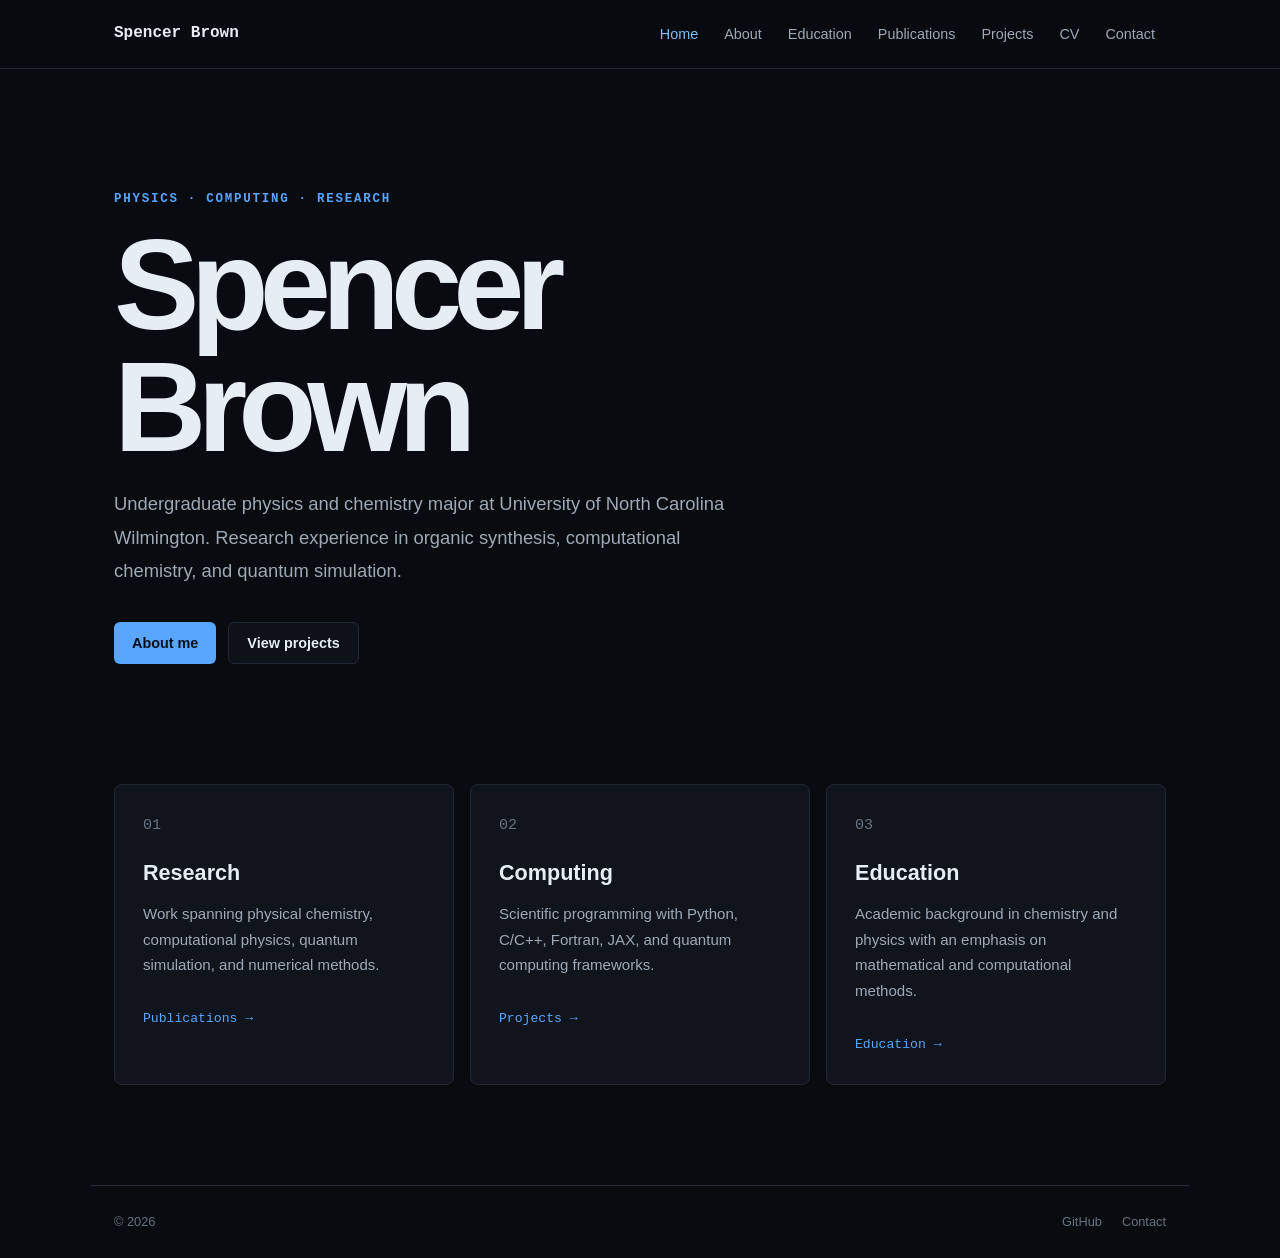
<file: index.html>
<!DOCTYPE html>
<html lang="en">
<head>
    <meta charset="UTF-8">
    <meta name="viewport" content="width=device-width, initial-scale=1.0">

    <title>Spencer Brown</title>
    <meta name="description"
          content="Personal website of Spencer Brown.">

    <link rel="stylesheet" href="css/style.css">
</head>

<body>

<header class="site-header">
    <nav class="navbar">
        <a class="site-name" href="index.html">Spencer Brown</a>

        <div class="nav-links">
            <a class="active" href="index.html">Home</a>
            <a href="about.html">About</a>
            <a href="education.html">Education</a>
            <a href="publications.html">Publications</a>
            <a href="projects.html">Projects</a>
            <a href="cv.html">CV</a>
            <a href="contact.html">Contact</a>
        </div>
    </nav>
</header>

<main>

    <section class="hero">
        <div class="hero-content">
            <p class="eyebrow">PHYSICS · COMPUTING · RESEARCH</p>

            <h1>Spencer Brown</h1>

            <p class="hero-description">
                Undergraduate physics and chemistry major at University of North
                Carolina Wilmington. Research experience in organic synthesis,
                computational chemistry, and quantum simulation.
            </p>

            <div class="hero-links">
                <a class="button button-primary" href="about.html">
                    About me
                </a>

                <a class="button button-secondary" href="projects.html">
                    View projects
                </a>
            </div>
        </div>
    </section>

    <section class="home-grid">

        <article class="feature-card">
            <p class="card-label">01</p>
            <h2>Research</h2>
            <p>
                Work spanning physical chemistry, computational physics,
                quantum simulation, and numerical methods.
            </p>
            <a class="text-link" href="publications.html">
                Publications →
            </a>
        </article>

        <article class="feature-card">
            <p class="card-label">02</p>
            <h2>Computing</h2>
            <p>
                Scientific programming with Python, C/C++, Fortran,
                JAX, and quantum computing frameworks.
            </p>
            <a class="text-link" href="projects.html">
                Projects →
            </a>
        </article>

        <article class="feature-card">
            <p class="card-label">03</p>
            <h2>Education</h2>
            <p>
                Academic background in chemistry and physics with an
                emphasis on mathematical and computational methods.
            </p>
            <a class="text-link" href="education.html">
                Education →
            </a>
        </article>

    </section>

</main>

<footer class="site-footer">
    <p>© 2026</p>

    <div class="footer-links">
        <a href="https://github.com/swibro">GitHub</a>
        <a href="contact.html">Contact</a>
    </div>
</footer>

</body>
</html>
</file>
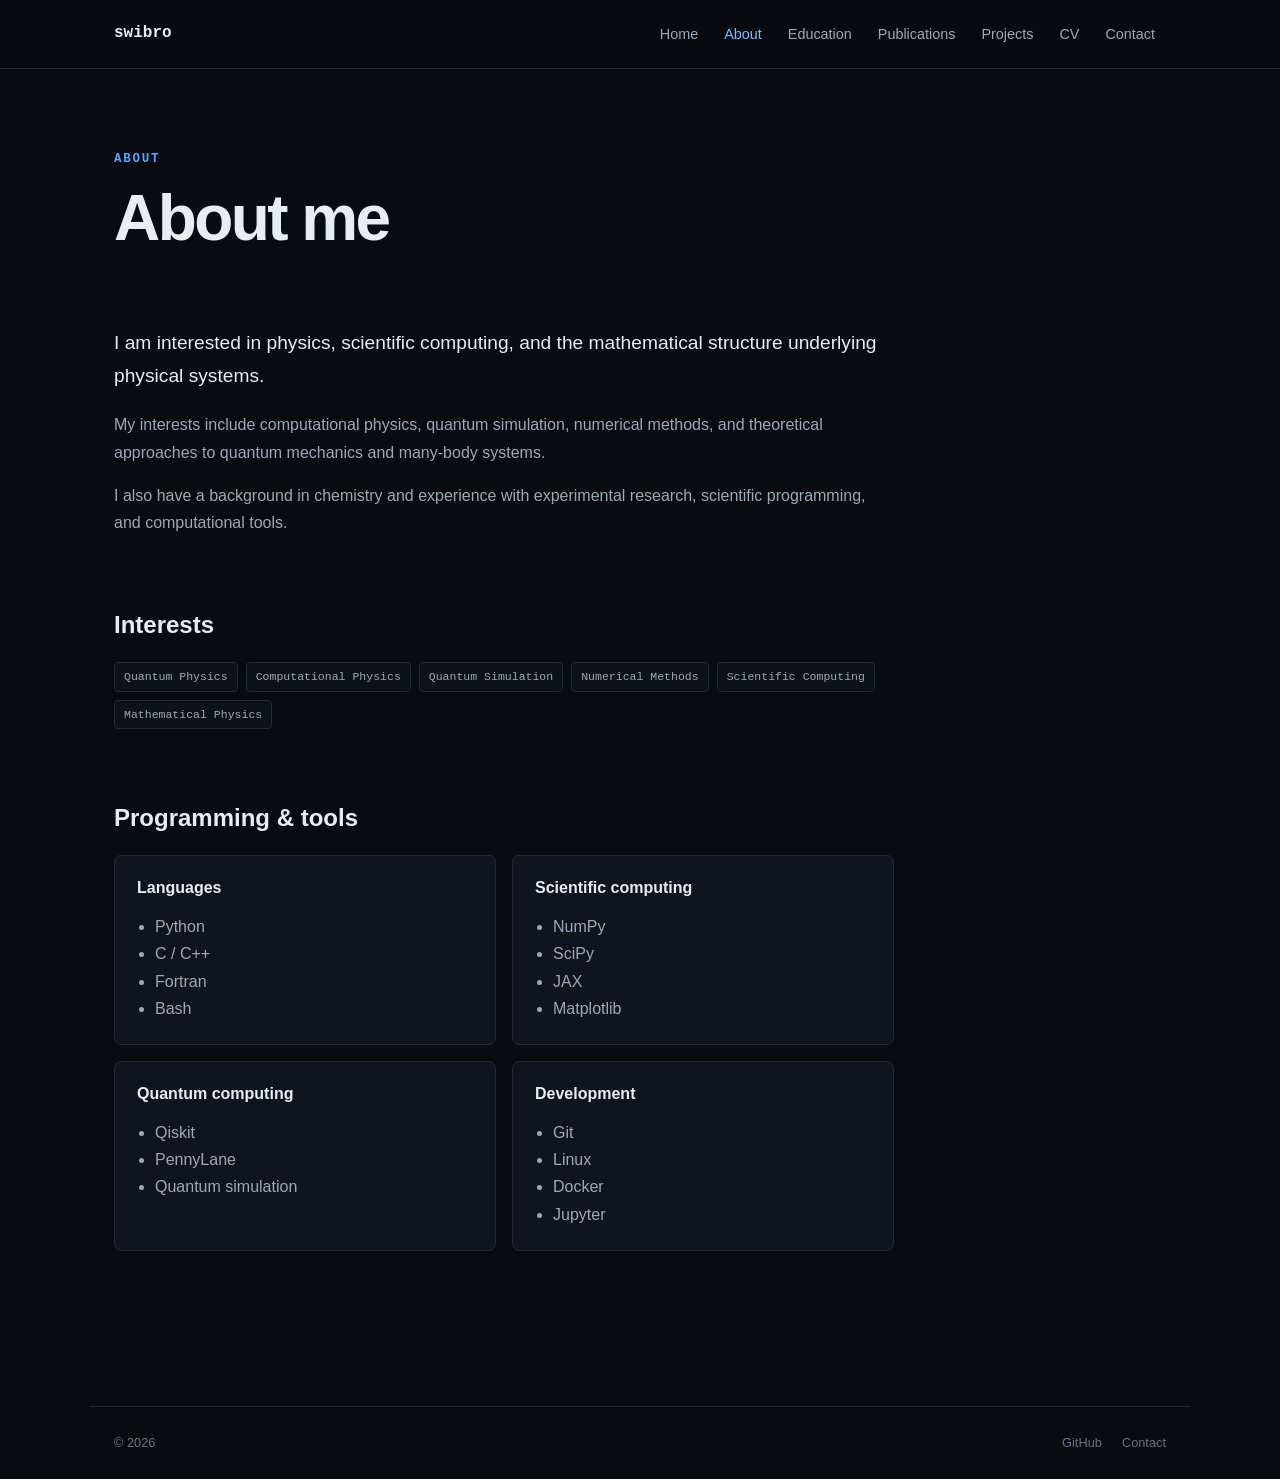
<file: about.html>
<!DOCTYPE html>
<html lang="en">
<head>
    <meta charset="UTF-8">
    <meta name="viewport" content="width=device-width, initial-scale=1.0">

    <title>About</title>
    <meta name="description"
          content="About Swibro and their interests in physics, computing, and research.">

    <link rel="stylesheet" href="css/style.css">
</head>

<body>

<header class="site-header">
    <nav class="navbar">
        <a class="site-name" href="index.html">swibro</a>

        <div class="nav-links">
            <a href="index.html">Home</a>
            <a class="active" href="about.html">About</a>
            <a href="education.html">Education</a>
            <a href="publications.html">Publications</a>
            <a href="projects.html">Projects</a>
            <a href="cv.html">CV</a>
            <a href="contact.html">Contact</a>
        </div>
    </nav>
</header>

<main class="page-container">

    <section class="page-header">
        <p class="eyebrow">ABOUT</p>
        <h1>About me</h1>
    </section>

    <section class="content-section">

        <p class="lead">
            I am interested in physics, scientific computing, and the
            mathematical structure underlying physical systems.
        </p>

        <p>
            My interests include computational physics, quantum simulation,
            numerical methods, and theoretical approaches to quantum
            mechanics and many-body systems.
        </p>

        <p>
            I also have a background in chemistry and experience with
            experimental research, scientific programming, and computational
            tools.
        </p>

    </section>

    <section class="content-section">

        <h2>Interests</h2>

        <div class="tag-list">
            <span class="tag">Quantum Physics</span>
            <span class="tag">Computational Physics</span>
            <span class="tag">Quantum Simulation</span>
            <span class="tag">Numerical Methods</span>
            <span class="tag">Scientific Computing</span>
            <span class="tag">Mathematical Physics</span>
        </div>

    </section>

    <section class="content-section">

        <h2>Programming & tools</h2>

        <div class="skill-grid">

            <div class="skill-group">
                <h3>Languages</h3>
                <ul>
                    <li>Python</li>
                    <li>C / C++</li>
                    <li>Fortran</li>
                    <li>Bash</li>
                </ul>
            </div>

            <div class="skill-group">
                <h3>Scientific computing</h3>
                <ul>
                    <li>NumPy</li>
                    <li>SciPy</li>
                    <li>JAX</li>
                    <li>Matplotlib</li>
                </ul>
            </div>

            <div class="skill-group">
                <h3>Quantum computing</h3>
                <ul>
                    <li>Qiskit</li>
                    <li>PennyLane</li>
                    <li>Quantum simulation</li>
                </ul>
            </div>

            <div class="skill-group">
                <h3>Development</h3>
                <ul>
                    <li>Git</li>
                    <li>Linux</li>
                    <li>Docker</li>
                    <li>Jupyter</li>
                </ul>
            </div>

        </div>

    </section>

</main>

<footer class="site-footer">
    <p>© 2026</p>
    <div class="footer-links">
        <a href="https://github.com/swibro">GitHub</a>
        <a href="contact.html">Contact</a>
    </div>
</footer>

</body>
</html>
</file>
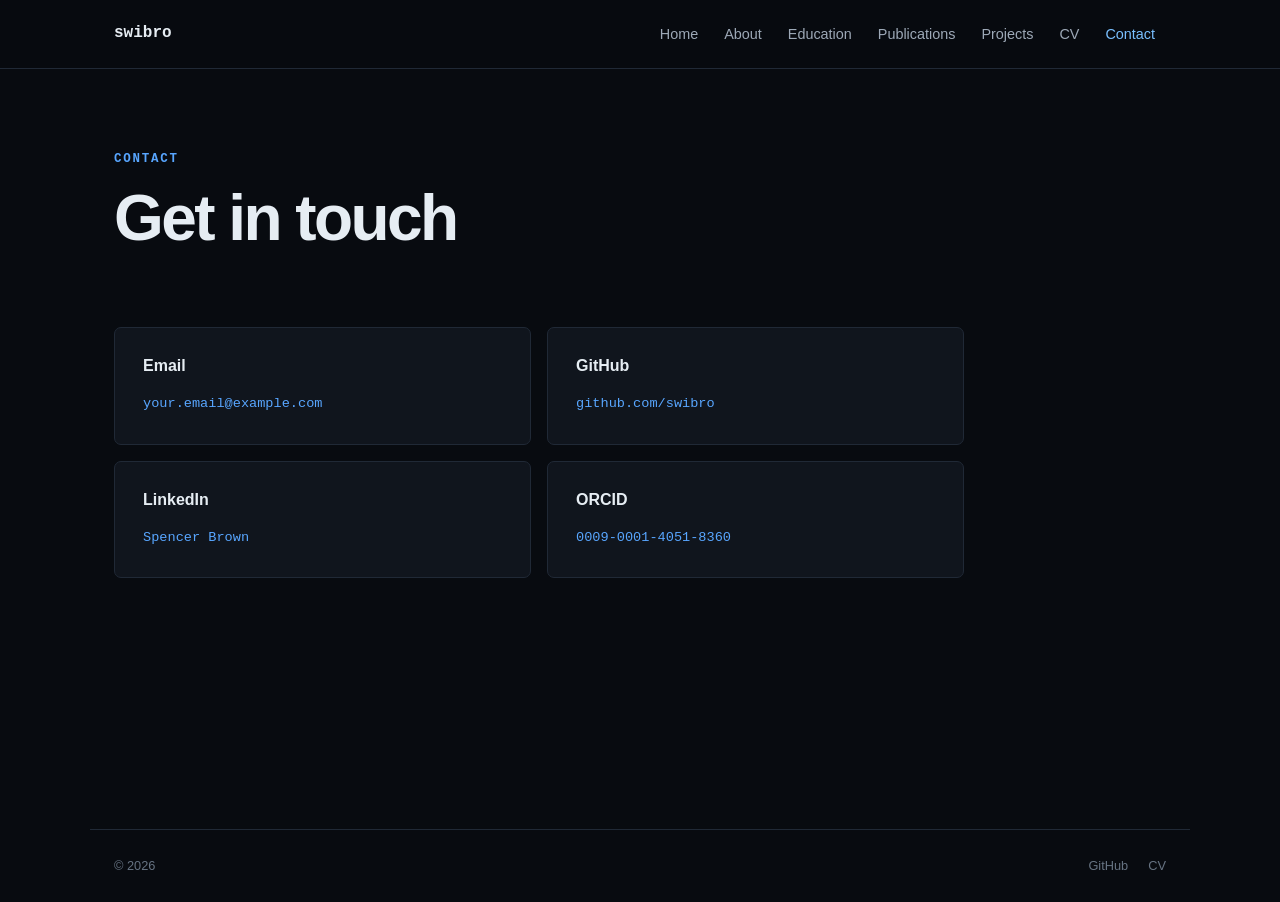
<file: contact.html>
<!DOCTYPE html>
<html lang="en">
<head>
    <meta charset="UTF-8">
    <meta name="viewport" content="width=device-width, initial-scale=1.0">

    <title>Contact | Spencer</title>

    <link rel="stylesheet" href="css/style.css">
</head>

<body>

<header class="site-header">
    <nav class="navbar">
        <a class="site-name" href="index.html">swibro</a>

        <div class="nav-links">
            <a href="index.html">Home</a>
            <a href="about.html">About</a>
            <a href="education.html">Education</a>
            <a href="publications.html">Publications</a>
            <a href="projects.html">Projects</a>
            <a href="cv.html">CV</a>
            <a class="active" href="contact.html">Contact</a>
        </div>
    </nav>
</header>

<main class="page-container">

    <section class="page-header">
        <p class="eyebrow">CONTACT</p>
        <h1>Get in touch</h1>
    </section>

    <section class="contact-grid">

        <div>
            <h2>Email</h2>
            <a class="contact-link" href="mailto:your.email@example.com">
                your.email@example.com
            </a>
        </div>

        <div>
            <h2>GitHub</h2>
            <a class="contact-link" href="https://github.com/swibro">
                github.com/swibro
            </a>
        </div>

        <div>
            <h2>LinkedIn</h2>
            <a class="contact-link" href="#">
                Spencer Brown
            </a>
        </div>

        <div>
            <h2>ORCID</h2>
            <a class="contact-link" href="https://orcid.org/0009-0001-4051-8360">
                0009-0001-4051-8360
            </a>
        </div>

    </section>

</main>

<footer class="site-footer">
    <p>© 2026</p>
    <div class="footer-links">
        <a href="https://github.com/swibro">GitHub</a>
        <a href="cv.html">CV</a>
    </div>
</footer>

</body>
</html>
</file>
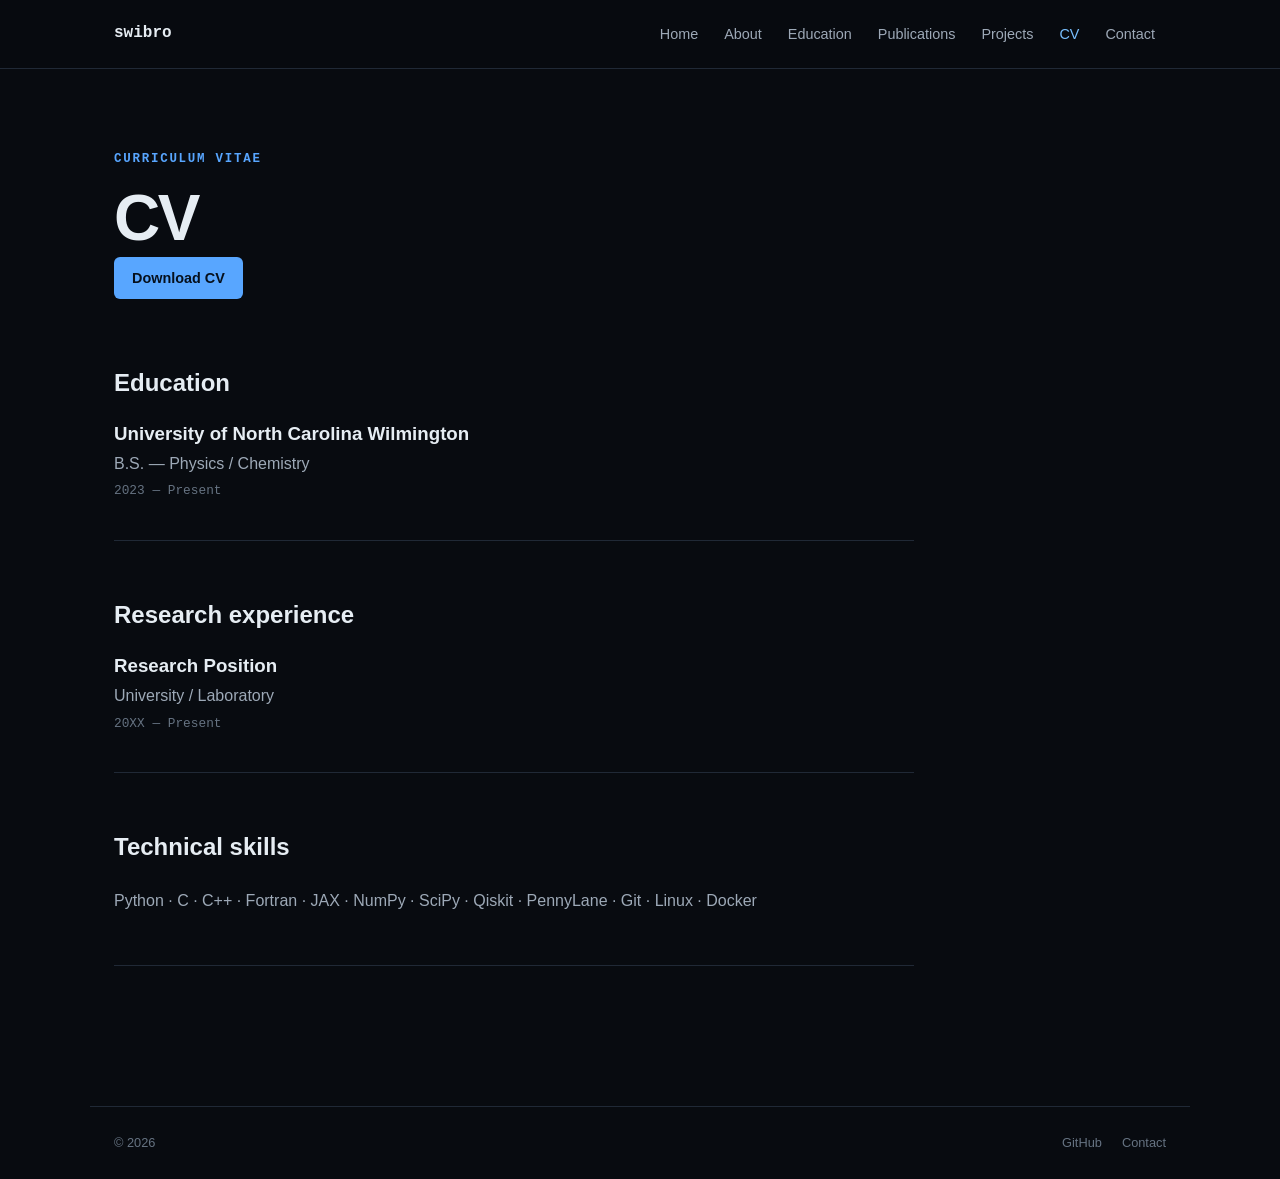
<file: cv.html>
<!DOCTYPE html>
<html lang="en">
<head>
    <meta charset="UTF-8">
    <meta name="viewport" content="width=device-width, initial-scale=1.0">

    <title>CV | Swibro</title>

    <link rel="stylesheet" href="css/style.css">
</head>

<body>

<header class="site-header">
    <nav class="navbar">
        <a class="site-name" href="index.html">swibro</a>

        <div class="nav-links">
            <a href="index.html">Home</a>
            <a href="about.html">About</a>
            <a href="education.html">Education</a>
            <a href="publications.html">Publications</a>
            <a href="projects.html">Projects</a>
            <a class="active" href="cv.html">CV</a>
            <a href="contact.html">Contact</a>
        </div>
    </nav>
</header>

<main class="page-container">

    <section class="page-header">
        <p class="eyebrow">CURRICULUM VITAE</p>
        <h1>CV</h1>

        <a class="button button-primary" href="assets/cv.pdf">
            Download CV
        </a>
    </section>

    <section class="cv-section">

        <h2>Education</h2>

        <div class="cv-entry">
            <h3>University of North Carolina Wilmington</h3>
            <p>B.S. — Physics / Chemistry</p>
            <p class="muted">2023 — Present</p>
        </div>

    </section>

    <section class="cv-section">

        <h2>Research experience</h2>

        <div class="cv-entry">
            <h3>Research Position</h3>
            <p>University / Laboratory</p>
            <p class="muted">20XX — Present</p>
        </div>

    </section>

    <section class="cv-section">

        <h2>Technical skills</h2>

        <p>
            Python · C · C++ · Fortran · JAX · NumPy · SciPy ·
            Qiskit · PennyLane · Git · Linux · Docker
        </p>

    </section>

</main>

<footer class="site-footer">
    <p>© 2026</p>
    <div class="footer-links">
        <a href="https://github.com/swibro">GitHub</a>
        <a href="contact.html">Contact</a>
    </div>
</footer>

</body>
</html>
</file>
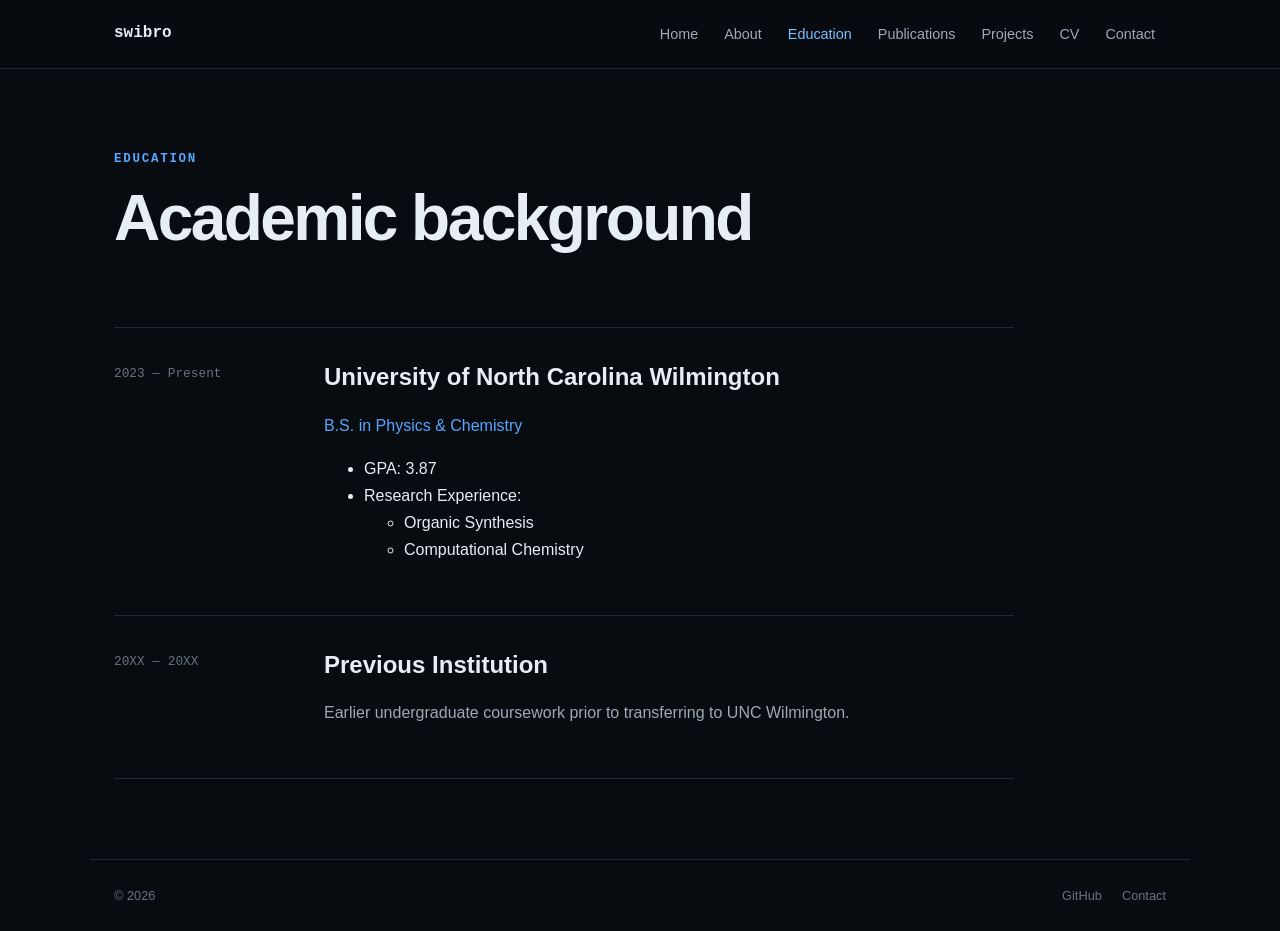
<file: education.html>
<!DOCTYPE html>
<html lang="en">
<head>
    <meta charset="UTF-8">
    <meta name="viewport" content="width=device-width, initial-scale=1.0">

    <title>Education | Swibro</title>

    <link rel="stylesheet" href="css/style.css">
</head>

<body>

<header class="site-header">
    <nav class="navbar">
        <a class="site-name" href="index.html">swibro</a>

        <div class="nav-links">
            <a href="index.html">Home</a>
            <a href="about.html">About</a>
            <a class="active" href="education.html">Education</a>
            <a href="publications.html">Publications</a>
            <a href="projects.html">Projects</a>
            <a href="cv.html">CV</a>
            <a href="contact.html">Contact</a>
        </div>
    </nav>
</header>

<main class="page-container">

    <section class="page-header">
        <p class="eyebrow">EDUCATION</p>
        <h1>Academic background</h1>
    </section>

    <section class="timeline">

        <article class="timeline-item">
            <div class="timeline-date">2023 — Present</div>

            <div class="timeline-content">
                <h2>University of North Carolina Wilmington</h2>
                <p class="degree">
                    B.S. in Physics & Chemistry
                </p>

                <ul>
                    <li>GPA: 3.87</li>
                    <li>Research Experience:
                        <ul>
                            <li>Organic Synthesis</li>
                            <li>Computational Chemistry</li>
                        </ul>
                    </li>
                </ul>
            </div>
        </article>

        <article class="timeline-item">
            <div class="timeline-date">20XX — 20XX</div>

            <div class="timeline-content">
                <h2>Previous Institution</h2>

                <p>
                    Earlier undergraduate coursework prior to transferring
                    to UNC Wilmington.
                </p>
            </div>
        </article>

    </section>

</main>

<footer class="site-footer">
    <p>© 2026</p>
    <div class="footer-links">
        <a href="https://github.com/swibro">GitHub</a>
        <a href="contact.html">Contact</a>
    </div>
</footer>

</body>
</html>
</file>
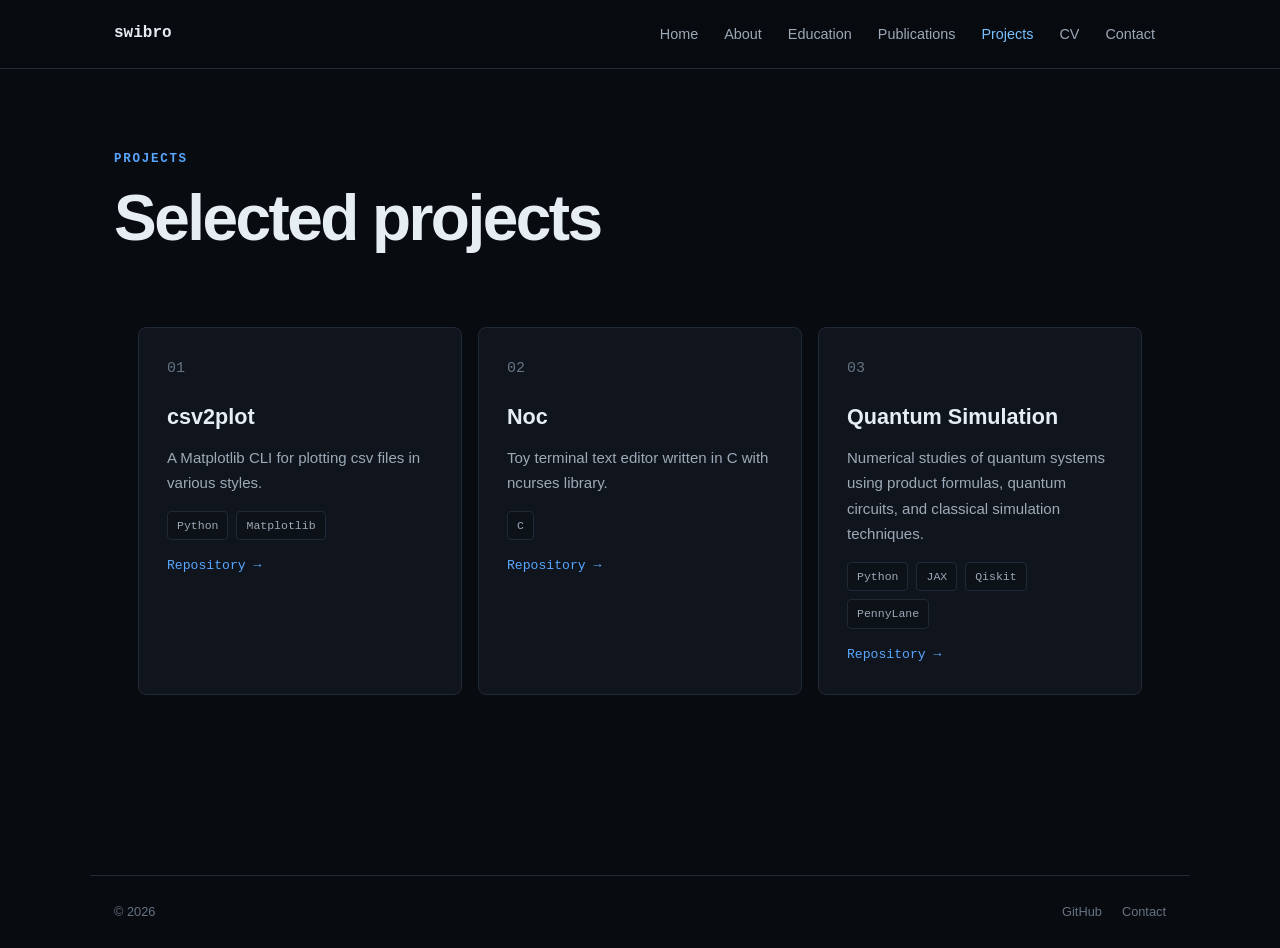
<file: projects.html>
<!DOCTYPE html>
<html lang="en">
<head>
    <meta charset="UTF-8">
    <meta name="viewport" content="width=device-width, initial-scale=1.0">

    <title>Projects | Swibro</title>

    <link rel="stylesheet" href="css/style.css">
</head>

<body>

<header class="site-header">
    <nav class="navbar">
        <a class="site-name" href="index.html">swibro</a>

        <div class="nav-links">
            <a href="index.html">Home</a>
            <a href="about.html">About</a>
            <a href="education.html">Education</a>
            <a href="publications.html">Publications</a>
            <a class="active" href="projects.html">Projects</a>
            <a href="cv.html">CV</a>
            <a href="contact.html">Contact</a>
        </div>
    </nav>
</header>

<main class="page-container">

    <section class="page-header">
        <p class="eyebrow">PROJECTS</p>
        <h1>Selected projects</h1>
    </section>

    <section class="project-grid">

        <article class="project-card">
            <p class="card-label">01</p>

            <h2>csv2plot</h2>

            <p>
                A Matplotlib CLI for plotting csv files in various styles.
            </p>

            <div class="tag-list">
                <span class="tag">Python</span>
                <span class="tag">Matplotlib</span>
            </div>

            <a class="text-link" href="https://github.com/swibro/csv2plot">
                Repository →
            </a>
        </article>


        <article class="project-card">
            <p class="card-label">02</p>

            <h2>Noc</h2>

            <p>
                Toy terminal text editor written in C with ncurses library.
            </p>

            <div class="tag-list">
                <span class="tag">C</span>
            </div>

            <a class="text-link" href="https://github.com/swibro/noc">
                Repository →
            </a>
        </article>


        <article class="project-card">
            <p class="card-label">03</p>

            <h2>Quantum Simulation</h2>

            <p>
                Numerical studies of quantum systems using product formulas,
                quantum circuits, and classical simulation techniques.
            </p>

            <div class="tag-list">
                <span class="tag">Python</span>
                <span class="tag">JAX</span>
                <span class="tag">Qiskit</span>
                <span class="tag">PennyLane</span>
            </div>

            <a class="text-link" href="#">
                Repository →
            </a>
        </article>

    </section>

</main>

<footer class="site-footer">
    <p>© 2026</p>
    <div class="footer-links">
        <a href="https://github.com/swibro">GitHub</a>
        <a href="contact.html">Contact</a>
    </div>
</footer>

</body>
</html>
</file>
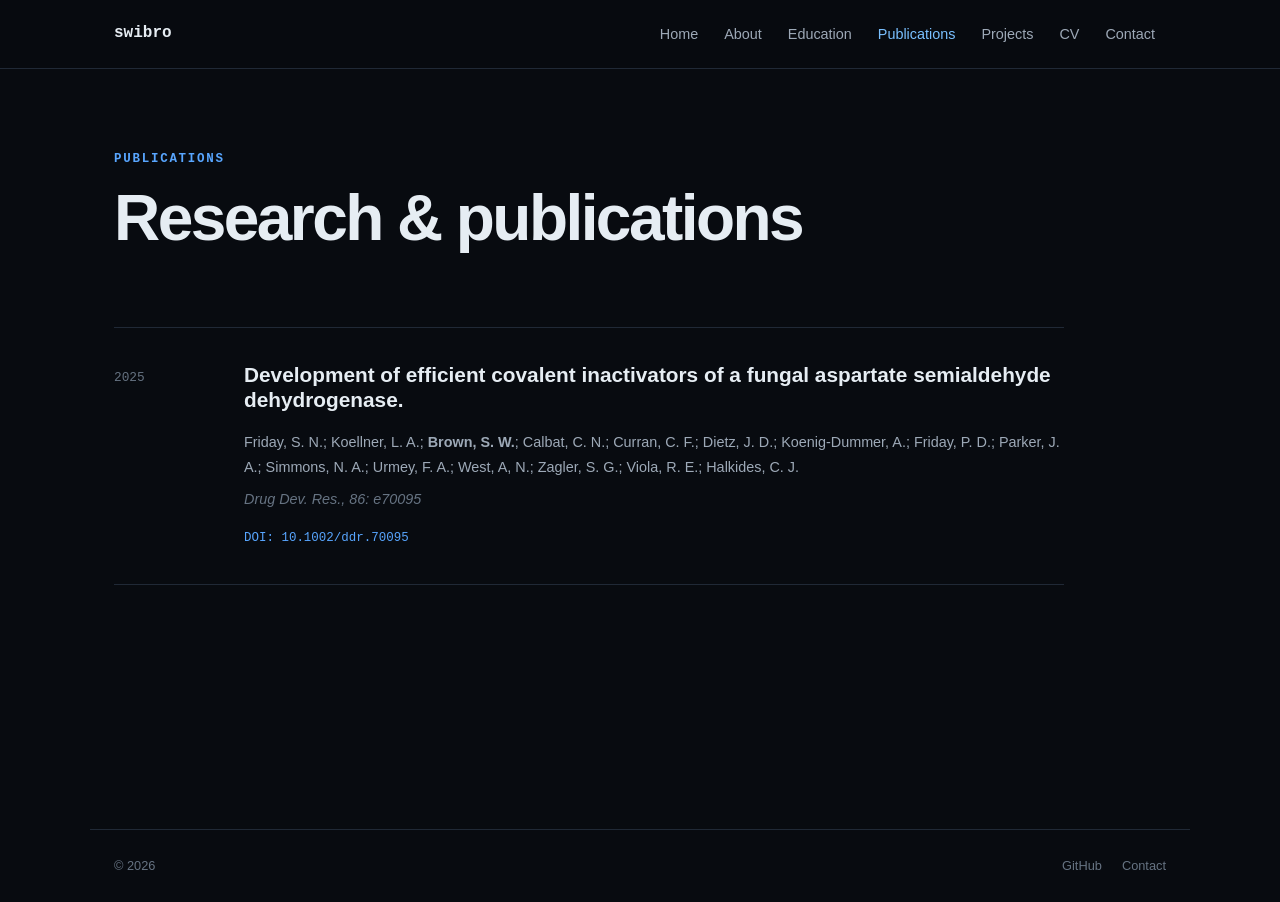
<file: publications.html>
<!DOCTYPE html>
<html lang="en">
<head>
    <meta charset="UTF-8">
    <meta name="viewport" content="width=device-width, initial-scale=1.0">

    <title>Publications | Swibro</title>

    <link rel="stylesheet" href="css/style.css">
</head>

<body>

<header class="site-header">
    <nav class="navbar">
        <a class="site-name" href="index.html">swibro</a>

        <div class="nav-links">
            <a href="index.html">Home</a>
            <a href="about.html">About</a>
            <a href="education.html">Education</a>
            <a class="active" href="publications.html">Publications</a>
            <a href="projects.html">Projects</a>
            <a href="cv.html">CV</a>
            <a href="contact.html">Contact</a>
        </div>
    </nav>
</header>

<main class="page-container">

    <section class="page-header">
        <p class="eyebrow">PUBLICATIONS</p>
        <h1>Research & publications</h1>
    </section>

    <section class="publication-list">

        <article class="publication">
            <p class="publication-year">2025</p>

            <div>
                <h2>
                    Development of efficient covalent inactivators of a fungal
                    aspartate semialdehyde dehydrogenase.
                </h2>

                <p class="publication-authors">
                    Friday, S. N.; Koellner, L. A.; <strong>Brown, S. W.</strong>;
                    Calbat, C. N.; Curran, C. F.; Dietz, J. D.; Koenig-Dummer, A.;
                    Friday, P. D.; Parker, J. A.; Simmons, N. A.; Urmey, F. A.; West,
                    A, N.; Zagler, S. G.; Viola, R. E.; Halkides, C. J.
                </p>

                <p class="publication-journal">
                    Drug Dev. Res., 86: e70095
                </p>

                <div class="publication-links">
                    <a href="https://doi.org/10.1002/ddr.70095">DOI: 10.1002/ddr.70095</a>
                </div>
            </div>
        </article>

    </section>

</main>

<footer class="site-footer">
    <p>© 2026</p>
    <div class="footer-links">
        <a href="https://github.com/swibro">GitHub</a>
        <a href="contact.html">Contact</a>
    </div>
</footer>

</body>
</html>
</file>
<file: css/style.css>
/* ============================================================
   Base
   ============================================================ */

:root {
    --background: #080b10;
    --background-raised: #0d1118;
    --background-card: #10151d;

    --border: #202936;
    --border-hover: #344354;

    --text: #e6edf3;
    --text-secondary: #9da9b7;
    --text-muted: #667382;

    --accent: #58a6ff;
    --accent-bright: #79c0ff;
    --accent-soft: rgba(88, 166, 255, 0.10);

    --max-width: 1100px;

    --font-sans:
        -apple-system,
        BlinkMacSystemFont,
        "Segoe UI",
        Helvetica,
        Arial,
        sans-serif;

    --font-mono:
        "SFMono-Regular",
        Consolas,
        "Liberation Mono",
        Menlo,
        monospace;
}

* {
    box-sizing: border-box;
}

html {
    scroll-behavior: smooth;
}

body {
    margin: 0;
    min-height: 100vh;

    background: var(--background);
    color: var(--text);

    font-family: var(--font-sans);
    line-height: 1.7;
}

a {
    color: inherit;
    text-decoration: none;
}

p {
    color: var(--text-secondary);
}

h1,
h2,
h3 {
    line-height: 1.2;
}

::selection {
    background: rgba(88, 166, 255, 0.25);
}


/* ============================================================
   Navigation
   ============================================================ */

.site-header {
    position: sticky;
    top: 0;
    z-index: 100;

    border-bottom: 1px solid var(--border);

    background: rgba(8, 11, 16, 0.90);

    backdrop-filter: blur(12px);
    -webkit-backdrop-filter: blur(12px);
}

.navbar {
    max-width: var(--max-width);
    min-height: 68px;

    margin: 0 auto;
    padding: 0 24px;

    display: flex;
    align-items: center;
    justify-content: space-between;
    gap: 30px;
}

.site-name {
    font-family: var(--font-mono);
    font-size: 1rem;
    font-weight: 600;

    color: var(--text);

    transition:
        color 160ms ease,
        text-shadow 160ms ease;
}

.site-name:hover {
    color: var(--accent-bright);
    text-shadow: 0 0 18px rgba(88, 166, 255, 0.25);
}

.nav-links {
    display: flex;
    align-items: center;
    gap: 4px;
}

.nav-links a {
    padding: 7px 11px;

    color: var(--text-secondary);
    font-size: 0.9rem;

    border-radius: 5px;

    transition:
        color 160ms ease,
        background 160ms ease;
}

.nav-links a:hover {
    color: var(--text);
    background: var(--accent-soft);
}

.nav-links a.active {
    color: var(--accent-bright);
}


/* ============================================================
   Layout
   ============================================================ */

main {
    min-height: calc(100vh - 140px);
}

.page-container {
    max-width: var(--max-width);

    margin: 0 auto;
    padding: 80px 24px;
}

.page-header {
    margin-bottom: 70px;
}

.page-header h1 {
    max-width: 800px;

    margin: 10px 0 0;

    font-size: clamp(2.4rem, 6vw, 4rem);
    letter-spacing: -0.04em;
}


/* ============================================================
   Hero
   ============================================================ */

.hero {
    max-width: var(--max-width);

    min-height: 620px;

    margin: 0 auto;
    padding: 120px 24px;

    display: flex;
    align-items: center;
}

.hero-content {
    max-width: 760px;
}

.eyebrow {
    margin: 0;

    color: var(--accent);
    font-family: var(--font-mono);
    font-size: 0.78rem;
    font-weight: 600;
    letter-spacing: 0.14em;
}

.hero h1 {
    margin: 14px 0 20px;

    font-size: clamp(4rem, 12vw, 8rem);
    line-height: 0.95;
    letter-spacing: -0.07em;
}

.hero-description {
    max-width: 650px;

    margin: 0;

    font-size: 1.15rem;
    line-height: 1.8;
}

.hero-links {
    display: flex;
    flex-wrap: wrap;
    gap: 12px;

    margin-top: 35px;
}


/* ============================================================
   Buttons
   ============================================================ */

.button {
    display: inline-flex;
    align-items: center;
    justify-content: center;

    min-height: 42px;

    padding: 0 18px;

    border-radius: 6px;

    font-size: 0.9rem;
    font-weight: 600;

    transition:
        background 160ms ease,
        border-color 160ms ease,
        box-shadow 160ms ease,
        transform 160ms ease;
}

.button:hover {
    transform: translateY(-1px);
}

.button-primary {
    color: #06101d;
    background: var(--accent);
}

.button-primary:hover {
    background: var(--accent-bright);
    box-shadow: 0 5px 25px rgba(88, 166, 255, 0.18);
}

.button-secondary {
    color: var(--text);
    border: 1px solid var(--border);
    background: var(--background-raised);
}

.button-secondary:hover {
    border-color: var(--border-hover);
    background: var(--background-card);
}


/* ============================================================
   Cards
   ============================================================ */

.home-grid,
.project-grid {
    max-width: var(--max-width);

    margin: 0 auto;
    padding: 0 24px 100px;

    display: grid;
    grid-template-columns: repeat(3, 1fr);
    gap: 16px;
}

.feature-card,
.project-card {
    padding: 28px;

    border: 1px solid var(--border);
    border-radius: 8px;

    background: var(--background-card);

    transition:
        border-color 180ms ease,
        background 180ms ease,
        transform 180ms ease;
}

.feature-card:hover,
.project-card:hover {
    border-color: var(--border-hover);
    background: #121923;

    transform: translateY(-3px);
}

.card-label {
    margin: 0 0 22px;

    color: var(--text-muted);

    font-family: var(--font-mono);
    font-size: 0.75rem;
}

.feature-card h2,
.project-card h2 {
    margin: 0 0 12px;

    font-size: 1.35rem;
}

.feature-card p,
.project-card p {
    font-size: 0.94rem;
}


/* ============================================================
   Links
   ============================================================ */

.text-link {
    display: inline-block;

    margin-top: 15px;

    color: var(--accent);

    font-family: var(--font-mono);
    font-size: 0.82rem;

    transition:
        color 160ms ease,
        text-shadow 160ms ease;
}

.text-link:hover {
    color: var(--accent-bright);
    text-shadow: 0 0 14px rgba(88, 166, 255, 0.25);
}


/* ============================================================
   Content
   ============================================================ */

.content-section {
    max-width: 780px;

    margin-bottom: 75px;
}

.content-section h2 {
    margin-bottom: 22px;

    font-size: 1.5rem;
}

.content-section p {
    font-size: 1rem;
}

.lead {
    color: var(--text) !important;
    font-size: 1.2rem !important;
}


/* ============================================================
   Tags
   ============================================================ */

.tag-list {
    display: flex;
    flex-wrap: wrap;
    gap: 8px;
}

.tag {
    padding: 4px 9px;

    border: 1px solid var(--border);
    border-radius: 4px;

    background: var(--background-raised);

    color: var(--text-secondary);

    font-family: var(--font-mono);
    font-size: 0.72rem;
}


/* ============================================================
   Skills
   ============================================================ */

.skill-grid {
    display: grid;
    grid-template-columns: repeat(2, 1fr);
    gap: 16px;
}

.skill-group {
    padding: 22px;

    border: 1px solid var(--border);
    border-radius: 7px;

    background: var(--background-card);
}

.skill-group h3 {
    margin-top: 0;

    font-size: 1rem;
}

.skill-group ul {
    margin: 0;
    padding-left: 18px;

    color: var(--text-secondary);
}


/* ============================================================
   Education timeline
   ============================================================ */

.timeline {
    max-width: 900px;
}

.timeline-item {
    display: grid;
    grid-template-columns: 170px 1fr;
    gap: 40px;

    padding: 35px 0;

    border-top: 1px solid var(--border);
}

.timeline-item:last-child {
    border-bottom: 1px solid var(--border);
}

.timeline-date {
    color: var(--text-muted);

    font-family: var(--font-mono);
    font-size: 0.8rem;
}

.timeline-content h2 {
    margin-top: 0;
}

.degree {
    color: var(--accent);
}


/* ============================================================
   Publications
   ============================================================ */

.publication-list {
    max-width: 950px;
}

.publication {
    display: grid;
    grid-template-columns: 100px 1fr;
    gap: 30px;

    padding: 35px 0;

    border-top: 1px solid var(--border);
}

.publication:last-child {
    border-bottom: 1px solid var(--border);
}

.publication-year {
    margin: 4px 0 0;

    color: var(--text-muted);

    font-family: var(--font-mono);
    font-size: 0.8rem;
}

.publication h2 {
    margin-top: 0;

    font-size: 1.3rem;
}

.publication-authors {
    margin: 8px 0;

    font-size: 0.9rem;
}

.publication-journal {
    margin: 0;

    color: var(--text-muted);

    font-size: 0.9rem;
    font-style: italic;
}

.publication-links {
    display: flex;
    gap: 18px;

    margin-top: 16px;
}

.publication-links a {
    color: var(--accent);

    font-family: var(--font-mono);
    font-size: 0.78rem;
}

.publication-links a:hover {
    color: var(--accent-bright);
}


/* ============================================================
   CV
   ============================================================ */

.cv-section {
    max-width: 800px;

    margin-bottom: 60px;

    padding-bottom: 35px;

    border-bottom: 1px solid var(--border);
}

.cv-section h2 {
    margin-bottom: 25px;
}

.cv-entry h3 {
    margin-bottom: 5px;
}

.cv-entry p {
    margin: 3px 0;
}

.muted {
    color: var(--text-muted) !important;

    font-family: var(--font-mono);
    font-size: 0.8rem;
}


/* ============================================================
   Contact
   ============================================================ */

.contact-grid {
    max-width: 850px;

    display: grid;
    grid-template-columns: repeat(2, 1fr);
    gap: 16px;
}

.contact-grid > div {
    padding: 28px;

    border: 1px solid var(--border);
    border-radius: 7px;

    background: var(--background-card);

    transition:
        border-color 180ms ease,
        transform 180ms ease;
}

.contact-grid > div:hover {
    border-color: var(--border-hover);
    transform: translateY(-2px);
}

.contact-grid h2 {
    margin-top: 0;

    font-size: 1rem;
}

.contact-link {
    color: var(--accent);

    font-family: var(--font-mono);
    font-size: 0.85rem;

    overflow-wrap: anywhere;
}

.contact-link:hover {
    color: var(--accent-bright);
}


/* ============================================================
   Footer
   ============================================================ */

.site-footer {
    max-width: var(--max-width);

    margin: 0 auto;
    padding: 25px 24px;

    display: flex;
    justify-content: space-between;
    gap: 20px;

    border-top: 1px solid var(--border);

    color: var(--text-muted);
    font-size: 0.8rem;
}

.site-footer p {
    margin: 0;

    color: var(--text-muted);
}

.footer-links {
    display: flex;
    gap: 20px;
}

.footer-links a {
    transition: color 160ms ease;
}

.footer-links a:hover {
    color: var(--accent);
}


/* ============================================================
   Responsive
   ============================================================ */

@media (max-width: 850px) {

    .navbar {
        align-items: flex-start;
        flex-direction: column;

        padding-top: 16px;
        padding-bottom: 16px;
    }

    .nav-links {
        width: 100%;

        overflow-x: auto;

        padding-bottom: 2px;
    }

    .nav-links a {
        white-space: nowrap;
    }

    .hero {
        min-height: 520px;
        padding-top: 80px;
        padding-bottom: 80px;
    }

    .home-grid,
    .project-grid {
        grid-template-columns: 1fr;
    }

    .timeline-item {
        grid-template-columns: 1fr;
        gap: 8px;
    }
}


@media (max-width: 600px) {

    .page-container {
        padding-top: 55px;
    }

    .page-header {
        margin-bottom: 45px;
    }

    .hero {
        min-height: 480px;
        padding-top: 60px;
    }

    .hero h1 {
        font-size: 4rem;
    }

    .skill-grid,
    .contact-grid {
        grid-template-columns: 1fr;
    }

    .publication {
        grid-template-columns: 1fr;
        gap: 5px;
    }

    .site-footer {
        align-items: flex-start;
        flex-direction: column;
    }
}
</file>
